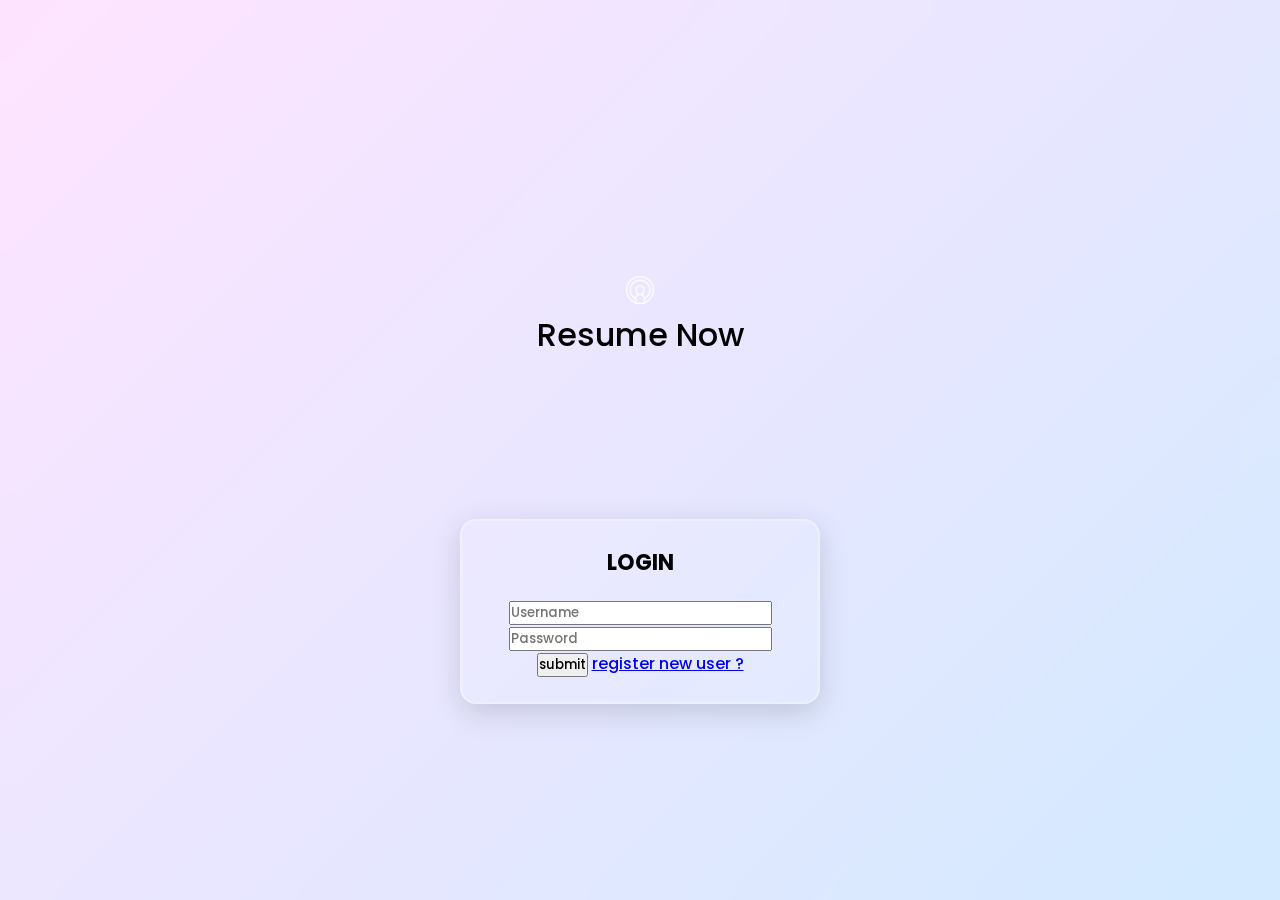
<file: index.html>
<!DOCTYPE html>
<html lang="en">
<head>
    <meta charset="UTF-8">
    <meta name="viewport" content="width=device-width, initial-scale=1.0">
    <title>Resume Now</title>
    <link rel="stylesheet" href="style.css">
    <link href="https://fonts.googleapis.com/css2?family=Poppins:wght@300;400;500;600;700&display=swap" rel="stylesheet">
    <link rel="stylesheet" href="https://fonts.googleapis.com/css2?family=Patrick+Hand+SC&display=swap">
</head>
<body>
    <header>  
        <nav id="top-nav">
            <img src="podcast.png" alt="Smart Resume Builder Logo" height="28">
            <h1>Resume Now</h1>
        </nav>
    </header>
    <main>
        <section id="login">
            <h1>LOGIN</h1>      
            <form action="/submit" method="post">
                
                <input type="text" id="username" name="username" placeholder="Username">
                <input type="password" id="password" name="password" placeholder="Password" required>
                
                <input type="submit" value="submit">
                
                <a href="Reg.html">register new user ?</a>
            </form>
        </section>
    </main>
</body>
</html>
</file>
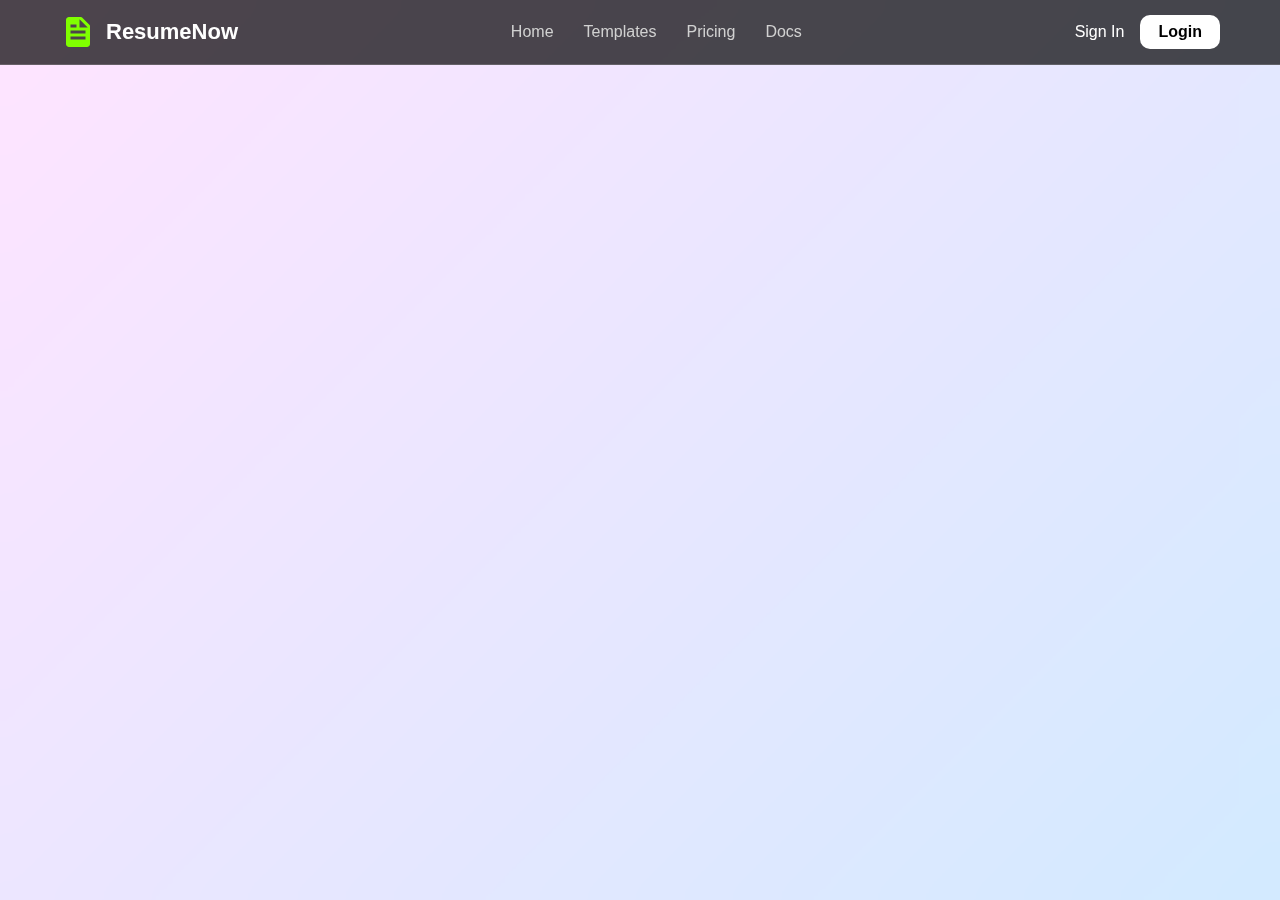
<file: main.html>
<!DOCTYPE html>
<html lang="en">
<head>
  <meta charset="utf-8" />
  <meta name="viewport" content="width=device-width,initial-scale=1" />
  <title>Resume Now</title>

  <!-- Link your CSS as usual (add ?v=2 while testing if caching is an issue) -->
  <link rel="stylesheet" href="style.css?v=2" />
  <link href="https://unpkg.com/boxicons@2.1.4/css/boxicons.min.css" rel="stylesheet" />
</head>
<body>
  <!-- NAVBAR -->
  <header class="navbar">
    <div class="logo-section">
      <svg xmlns="http://www.w3.org/2000/svg" width="36" height="36" fill="#80ff00" viewBox="0 0 24 24">
        <path d="M14.71 2.29A1 1 0 0 0 14 2H6c-1.1 0-2 .9-2 2v16c0 1.1.9 2 2 2h12c1.1 0 2-.9 2-2V8c0-.27-.11-.52-.29-.71zM7 7h4v2H7zm10 10H7v-2h10zm0-4H7v-2h10zm-4-4V3.5L18.5 9z"/>
      </svg>
      <h1>ResumeNow</h1>
    </div>

    <!-- Hamburger (mobile only) -->
    <button id="menu-toggle" class="menu-toggle" aria-expanded="false" aria-label="Toggle menu">
      <i class="bx bx-menu"></i>
    </button>

    <!-- Nav links -->
    <nav id="nav-links" class="nav-links" aria-hidden="true">
      <a href="#">Home</a>
      <a href="#">Templates</a>
      <a href="#">Pricing</a>
      <a href="#">Docs</a>
    </nav>

    <div class="nav-buttons">
      <a href="Reg.html" class="signin">Sign In</a>
      <a href="index.html" class="download">Login</a>
    </div>
  </header>

  <!-- LOGIN BOX -->
  <main>
   
  </main>

  <!-- Script: safely toggle mobile menu -->
  <script>
    document.addEventListener('DOMContentLoaded', function () {
      const menuToggle = document.getElementById('menu-toggle');
      const navLinks = document.getElementById('nav-links');
      if (!menuToggle || !navLinks) return; // safety

      // ensure closed on load
      navLinks.classList.remove('active');
      navLinks.setAttribute('aria-hidden', 'true');
      menuToggle.setAttribute('aria-expanded', 'false');

      // click toggles the menu
      menuToggle.addEventListener('click', function () {
        const isOpen = navLinks.classList.toggle('active');
        navLinks.setAttribute('aria-hidden', String(!isOpen));
        menuToggle.setAttribute('aria-expanded', String(isOpen));
        // toggle icon
        const icon = menuToggle.querySelector('i');
        if (icon) {
          icon.classList.toggle('bx-menu');
          icon.classList.toggle('bx-x');
        }
      });

      // on resize, auto-close the menu if viewport goes to desktop width
      window.addEventListener('resize', function () {
        if (window.innerWidth > 768) {
          navLinks.classList.remove('active');
          navLinks.setAttribute('aria-hidden', 'true');
          menuToggle.setAttribute('aria-expanded', 'false');
          const icon = menuToggle.querySelector('i');
          if (icon) { icon.classList.add('bx-menu'); icon.classList.remove('bx-x'); }
        }
      });
    });
  </script>
</body>
</html>
</file>
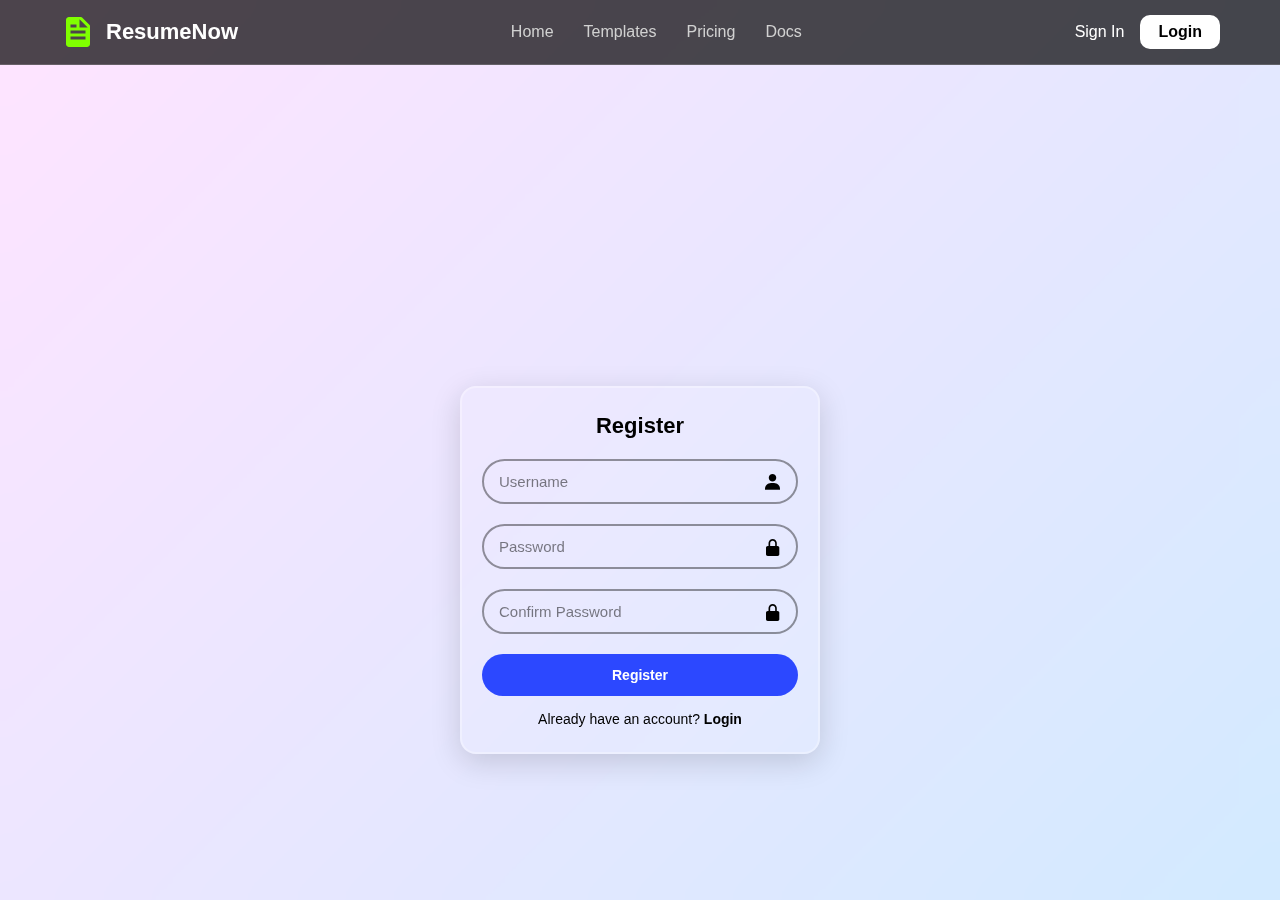
<file: Reg.html>
<!DOCTYPE html>
<html lang="en">

<head>
    <meta charset="UTF-8">
    <meta name="viewport" content="width=device-width, initial-scale=1.0">
    <title>Resume Now - Register</title>
    <link rel="stylesheet" href="style.css">
    <link href='https://unpkg.com/boxicons@2.1.4/css/boxicons.min.css' rel='stylesheet'>
</head>

<body>
    <!-- NAVBAR -->
    <header class="navbar">
        <div class="logo-section">
            <svg xmlns="http://www.w3.org/2000/svg" width="36" height="36" fill="#80ff00" viewBox="0 0 24 24">
                <path
                    d="M14.71 2.29A1 1 0 0 0 14 2H6c-1.1 0-2 .9-2 2v16c0 1.1.9 2 2 2h12c1.1 0 2-.9 2-2V8c0-.27-.11-.52-.29-.71zM7 7h4v2H7zm10 10H7v-2h10zm0-4H7v-2h10zm-4-4V3.5L18.5 9z" />
            </svg>
            <h1>ResumeNow</h1>
        </div>

        <!-- Hamburger (mobile only) -->
        <button id="menu-toggle" class="menu-toggle" aria-expanded="false" aria-label="Toggle menu">
            <i class="bx bx-menu"></i>
        </button>

        <!-- Nav links -->
        <nav id="nav-links" class="nav-links" aria-hidden="true">
            <a href="#">Home</a>
            <a href="#">Templates</a>
            <a href="#">Pricing</a>
            <a href="#">Docs</a>
        </nav>

        <div class="nav-buttons">
            <a href="Reg.html" class="signin">Sign In</a>
            <a href="index.html" class="download">Login</a>
        </div>
    </header>



    <main>
        <section id="login">
            <h1>Register</h1>
            <form action="/submit" method="post">
                <div class="input-box">
                    <input type="text" id="username" name="username" placeholder="Username" required>
                    <i class='bx bxs-user'></i>
                </div>

                <div class="input-box">
                    <input type="password" id="password" name="password" placeholder="Password" required>
                    <i class='bx bxs-lock-alt'></i>
                </div>

                <div class="input-box">
                    <input type="password" id="confirm_password" name="confirm_password" placeholder="Confirm Password"
                        required>
                    <i class='bx bxs-lock-alt'></i>
                </div>

                <input type="submit" value="Register" class="btn">

                <p class="register">Already have an account? <a href="index.html">Login</a></p>
            </form>
        </section>
    </main>
    <!-- Script: safely toggle mobile menu -->
   <script>
    document.addEventListener('DOMContentLoaded', () => {
      // Get the elements
      const menuToggle = document.getElementById('menu-toggle');
      const navLinks = document.getElementById('nav-links');

      if (menuToggle && navLinks) {
        menuToggle.addEventListener('click', () => {
          // 1. Toggle the 'active' class on the navigation links container
          const isExpanded = navLinks.classList.toggle('active');

          // 2. Update ARIA attributes for accessibility
          menuToggle.setAttribute('aria-expanded', isExpanded);
          navLinks.setAttribute('aria-hidden', !isExpanded);
          
          // Optional: Change icon from menu to close when active
          const icon = menuToggle.querySelector('.bx');
          if (icon) {
            icon.classList.toggle('bx-menu', !isExpanded);
            icon.classList.toggle('bx-x', isExpanded);
          }
        });
        
        // Optional: Close the menu when a link is clicked (useful on mobile)
        navLinks.querySelectorAll('a').forEach(link => {
            link.addEventListener('click', () => {
                // Check if the link is clicked on a mobile view (where 'active' class exists)
                if(navLinks.classList.contains('active')) {
                    navLinks.classList.remove('active');
                    menuToggle.setAttribute('aria-expanded', 'false');
                    navLinks.setAttribute('aria-hidden', 'true');
                    const icon = menuToggle.querySelector('.bx');
                    if (icon) {
                        icon.classList.remove('bx-x');
                        icon.classList.add('bx-menu');
                    }
                }
            });
        });
        
      } else {
        console.error("Menu toggle button or navigation links element not found.");
      }
    });
  </script>
</body>

</html>
</file>
<file: style.css>
/* -------------------- RESET -------------------- */
* {
  margin: 0;
  padding: 0;
  box-sizing: border-box;
  /* Using Poppins from the link above */
  font-family: "Poppins", sans-serif;
  @import url('https://fonts.googleapis.com/css2?family=Poppins:ital,wght@0,100;0,200;0,300;0,400;0,500;0,600;0,700;0,800;0,900;1,100;1,200;1,300;1,400;1,500;1,600;1,700;1,800;1,900&display=swap');
  font-weight: 500;
  font-style: normal;
}

/* -------------------- BODY -------------------- */
body {
  min-height: 100vh;
  display: flex;
  flex-direction: column;
  align-items: center;
  justify-content: center;
  background: linear-gradient(135deg, rgba(255, 200, 255, 0.5), rgba(180, 220, 255, 0.6));
  background-size: cover;
  backdrop-filter: blur(15px);
  text-align: center;
  padding-top: 80px;
  transition: all 0.3s ease-in-out;
  /* FIX: Force vertical scrollbar to prevent layout shift between pages */
  overflow-y: scroll;
}

/* -------------------- NAVBAR -------------------- */
.navbar {
    width: 100%;
    display: flex;
    justify-content: space-between;
    align-items: center; /* Ensures vertical alignment */
    padding: 14px 60px;
    /* Original Desktop Padding */
    background-color: rgba(0, 0, 0, 0.7);
    backdrop-filter: blur(20px);
    color: #fff;
    position: fixed;
    top: 0;
    left: 0;
    z-index: 1001;
    border-bottom: 1px solid rgba(255, 255, 255, 0.15);
}

.navbar .logo-section {
    display: flex;
    align-items: center;
    gap: 10px;
}

.navbar .logo-section h1 {
    font-size: 22px;
    font-weight: 600;
    color: #fff;
}

/* desktop nav links */
.navbar .nav-links {
    display: flex;
    gap: 30px;
}

.navbar .nav-links a {
    text-decoration: none;
    color: #d1d1d1;
    font-weight: 500;
    transition: color 0.2s;
}

.navbar .nav-links a:hover {
    color: #7fff00;
}

.navbar .nav-buttons {
    display: flex;
    align-items: center;
    gap: 16px;
}

.navbar .nav-buttons .signin {
    color: #fff;
    text-decoration: none;
    font-weight: 500;
}

.navbar .nav-buttons a.action-link {
    background: none;
    color: #fff;
    padding: 8px 18px;
    border-radius: 10px;
    font-weight: 600;
    text-decoration: none;
    transition: all 0.2s ease-in-out;
}

.navbar .nav-buttons a.action-link:hover {
    background: rgba(255, 255, 255, 0.1);
    color: #fff;
    transform: none;
}


.navbar .nav-buttons .download {
    background: #fff;
    color: #000;
    padding: 8px 18px;
    border-radius: 10px;
    font-weight: 600;
    text-decoration: none;
    transition: all 0.2s ease-in-out;
}

.navbar .nav-buttons .download:hover {
    background: #7fff00;
    color: #000;
    transform: scale(1.05);
}

/* -------------------- MENU TOGGLE -------------------- */
/* By default, hide the toggle button on desktop */
.menu-toggle {
    display: none;
    font-size: 2rem;
    cursor: pointer;
    color: #fff;
    transition: 0.3s ease;
    background: none;
    border: none;
    padding: 5px;
    border-radius: 8px;
}

.menu-toggle:hover {
    background: rgba(255, 255, 255, 0.1);
}


/* -------------------- LOGIN BOX -------------------- */
main {
  margin-top: 120px;
  width: 100%;
  display: flex;
  justify-content: center;
  align-items: center;
}

#login {
  background: rgba(255, 255, 255, 0.1);
  border: 2px solid rgba(255, 255, 255, 0.3);
  backdrop-filter: blur(20px);
  border-radius: 16px;
  padding: 40px 30px;
  width: 360px;
  text-align: center;
  box-shadow: 0 8px 30px rgba(0, 0, 0, 0.15);
  transition: all 0.3s ease-in-out;
}

#login:hover {
  transform: scale(1.02);
}

#login h1 {
  font-size: 28px;
  font-weight: 700;
  color: #000;
  margin-bottom: 20px;
}

/* -------------------- INPUTS -------------------- */
.input-box {
  position: relative;
  width: 100%;
  margin-bottom: 20px;
}

.input-box input {
  width: 100%;
  height: 45px;
  background: transparent;
  border: 2px solid rgba(0, 0, 0, 0.4);
  border-radius: 40px;
  padding: 0 45px 0 15px;
  color: #000;
  font-size: 15px;
  outline: none;
}

.input-box input::placeholder {
  color: rgba(0, 0, 0, 0.5);
}

.input-box i {
  position: absolute;
  right: 15px;
  top: 50%;
  transform: translateY(-50%);
  font-size: 20px;
  color: #000;
}

/* -------------------- REMEMBER / FORGOT -------------------- */
.remember {
  display: flex;
  justify-content: space-between;
  align-items: center;
  font-size: 14px;
  margin: 10px 0 20px;
  flex-wrap: wrap;
  color: #000;
}

.remember a {
  color: #000;
  font-weight: 600;
  text-decoration: none;
}

.remember a:hover {
  text-decoration: underline;
}

/* -------------------- BUTTON -------------------- */
.btn {
  width: 100%;
  height: 45px;
  background: #2c48ff;
  border: none;
  color: #fff;
  font-size: 16px;
  font-weight: 600;
  border-radius: 40px;
  cursor: pointer;
  transition: 0.3s ease;
}

.btn:hover {
  transform: scale(1.05);
  box-shadow: 0 0 12px rgba(44, 72, 255, 0.4);
}

/* -------------------- REGISTER -------------------- */
.register {
  font-size: 14px;
  margin-top: 15px;
  color: #000;
}

.register a {
  color: #000;
  font-weight: 700;
  text-decoration: none;
}

.register a:hover {
  text-decoration: underline;
}

/* -------------------- MENU TOGGLE -------------------- */
/* By default, hide the toggle button on desktop */
.menu-toggle {
  display: none;
  font-size: 2rem;
  cursor: pointer;
  color: #fff;
  transition: 0.3s ease;
  background: none;
  border: none;
  /* Add hover effect for better UX */
  padding: 5px;
  border-radius: 8px;
}

.menu-toggle:hover {
  background: rgba(255, 255, 255, 0.1);
}

/* -------------------- RESPONSIVE -------------------- */
@media (max-width: 768px) {
  .navbar {
        /* Mobile Padding Override */
        padding: 14px 20px; 
    }
    
    /* Show the toggle button on mobile */
    .menu-toggle {
        display: block;
        order: 1; 
        /* REMOVE ALL PADDING for maximum compactness */
        padding: 0; 
        /* Add a small right margin to push the logo slightly away from the icon's edge */
        margin-right: 5px;
    }
    
    /* Move logo section next to the hamburger (order: 2) */
    .navbar .logo-section {
        order: 2;
        /* Reduced internal gap for a tighter look */
        gap: 5px;
        /* Remove negative margin as it's no longer needed if menu-toggle padding is 0 */
        margin-left: 0; 
    }
    
    /* Reduce logo text size for a compact mobile look */
    .navbar .logo-section h1 {
        font-size: 18px; 
    }

    /* desktop nav links must be hidden by default */
    .navbar .nav-links {
        display: none; 
        flex-direction: column;
        background: rgba(0, 0, 0, 0.9);
        backdrop-filter: blur(20px);
        position: absolute;
        top: 70px;
        left: 0;
        width: 100%;
        text-align: center;
        padding: 15px 0;
        z-index: 999;
        border-top: 1px solid rgba(255, 255, 255, 0.1);
        transition: opacity 0.3s ease-in-out;
        opacity: 0;
        pointer-events: none;
    }

    /* only visible when toggled by JS */
    .nav-links.active {
        display: flex;
        opacity: 1;
        pointer-events: all;
    }

    .nav-links a {
        display: block;
        padding: 14px 0;
        color: #fff;
        font-weight: 500;
        transition: background 0.2s;
    }

    .nav-links a:hover {
        background: rgba(255, 255, 255, 0.1);
    }

    .nav-buttons {
        /* Ensures the sign-in/login buttons container is visible on mobile */
        display: flex;
        /* The justify-content: space-between on .navbar handles pushing this to flex-end */
        gap: 0; 
        order: 3; /* Explicitly set to appear after logo, pushed to right */
    }
    
    .navbar .nav-buttons .download {
        /* Hides the 'Login' button to leave only the 'Sign In' link on the far right */
        display: none;
    }
    
    /* Mobile Buttons Section for the Toggled Menu */
    .nav-links .nav-buttons-mobile {
        display: flex;
        flex-direction: column;
        gap: 10px;
        padding: 15px 20px 5px 20px;
        border-top: 1px solid rgba(255, 255, 255, 0.1);
    }
    .nav-links .nav-buttons-mobile .signin-mobile {
        padding: 10px 0;
        color: #7fff00;
        text-decoration: none;
        font-weight: 600;
        cursor: pointer;
    }
    .nav-links .nav-buttons-mobile .login-mobile {
        padding: 10px;
        display: block;
        background: #7fff00;
        color: #000;
        border-radius: 8px;
        font-weight: 700;
        cursor: pointer;
    }
}

/* -------------------- UX POLISH -------------------- */
.nav-links a:focus {
    outline: 1px solid #7fff00;
    border-radius: 4px;
}


main {
  margin-top: 160px;
}

#login {
  width: 90%;
  max-width: 360px;
  padding: 25px 20px;
}

#login h1 {
  font-size: 22px;
}

.btn {
  height: 42px;
  font-size: 14px;
}

/* -------------------- UX POLISH -------------------- */
.nav-links a:focus {
  outline: 1px solid #7fff00;
  border-radius: 4px;
}
</file>
